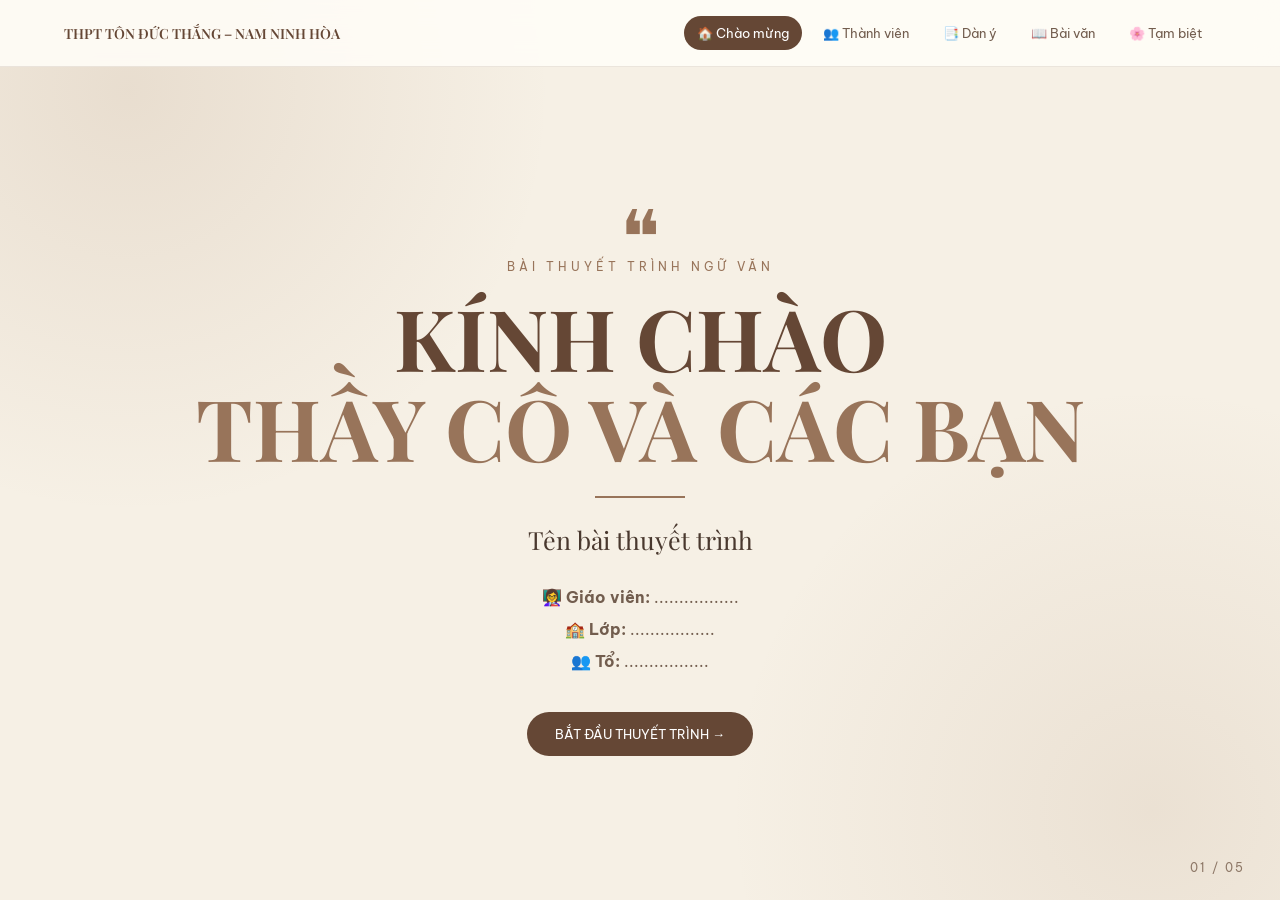
<file: index.html>
<!DOCTYPE html>
<html lang="vi">
<head>
    <meta charset="UTF-8">
    <meta name="viewport" content="width=device-width, initial-scale=1.0">

    <title>Thuyết trình Ngữ Văn</title>

    <link rel="stylesheet" href="style.css">
</head>

<body>

<header>
    <div class="logo">THPT TÔN ĐỨC THẮNG – NAM NINH HÒA</div>

    <nav>
        <a class="active" href="index.html">🏠 Chào mừng</a>
        <a href="thanhvien.html">👥 Thành viên</a>
        <a href="dany.html">📑 Dàn ý</a>
        <a href="baivan.html">📖 Bài văn</a>
        <a href="camon.html">🌸 Tạm biệt</a>
    </nav>
</header>


<main class="home">

    <div class="decoration">❝</div>

    <p class="label">BÀI THUYẾT TRÌNH NGỮ VĂN</p>

    <h1>
        KÍNH CHÀO<br>
        <span>THẦY CÔ VÀ CÁC BẠN</span>
    </h1>

    <div class="line"></div>

    <h2>Tên bài thuyết trình</h2>

    <div class="information">

        <p>👩‍🏫 <b>Giáo viên:</b> .................</p>

        <p>🏫 <b>Lớp:</b> .................</p>

        <p>👥 <b>Tổ:</b> .................</p>

    </div>

    <a href="thanhvien.html" class="main-button">
        BẮT ĐẦU THUYẾT TRÌNH →
    </a>

</main>

<div class="page-number">01 / 05</div>

<script src="script.js"></script>

</body>
</html>
</file>
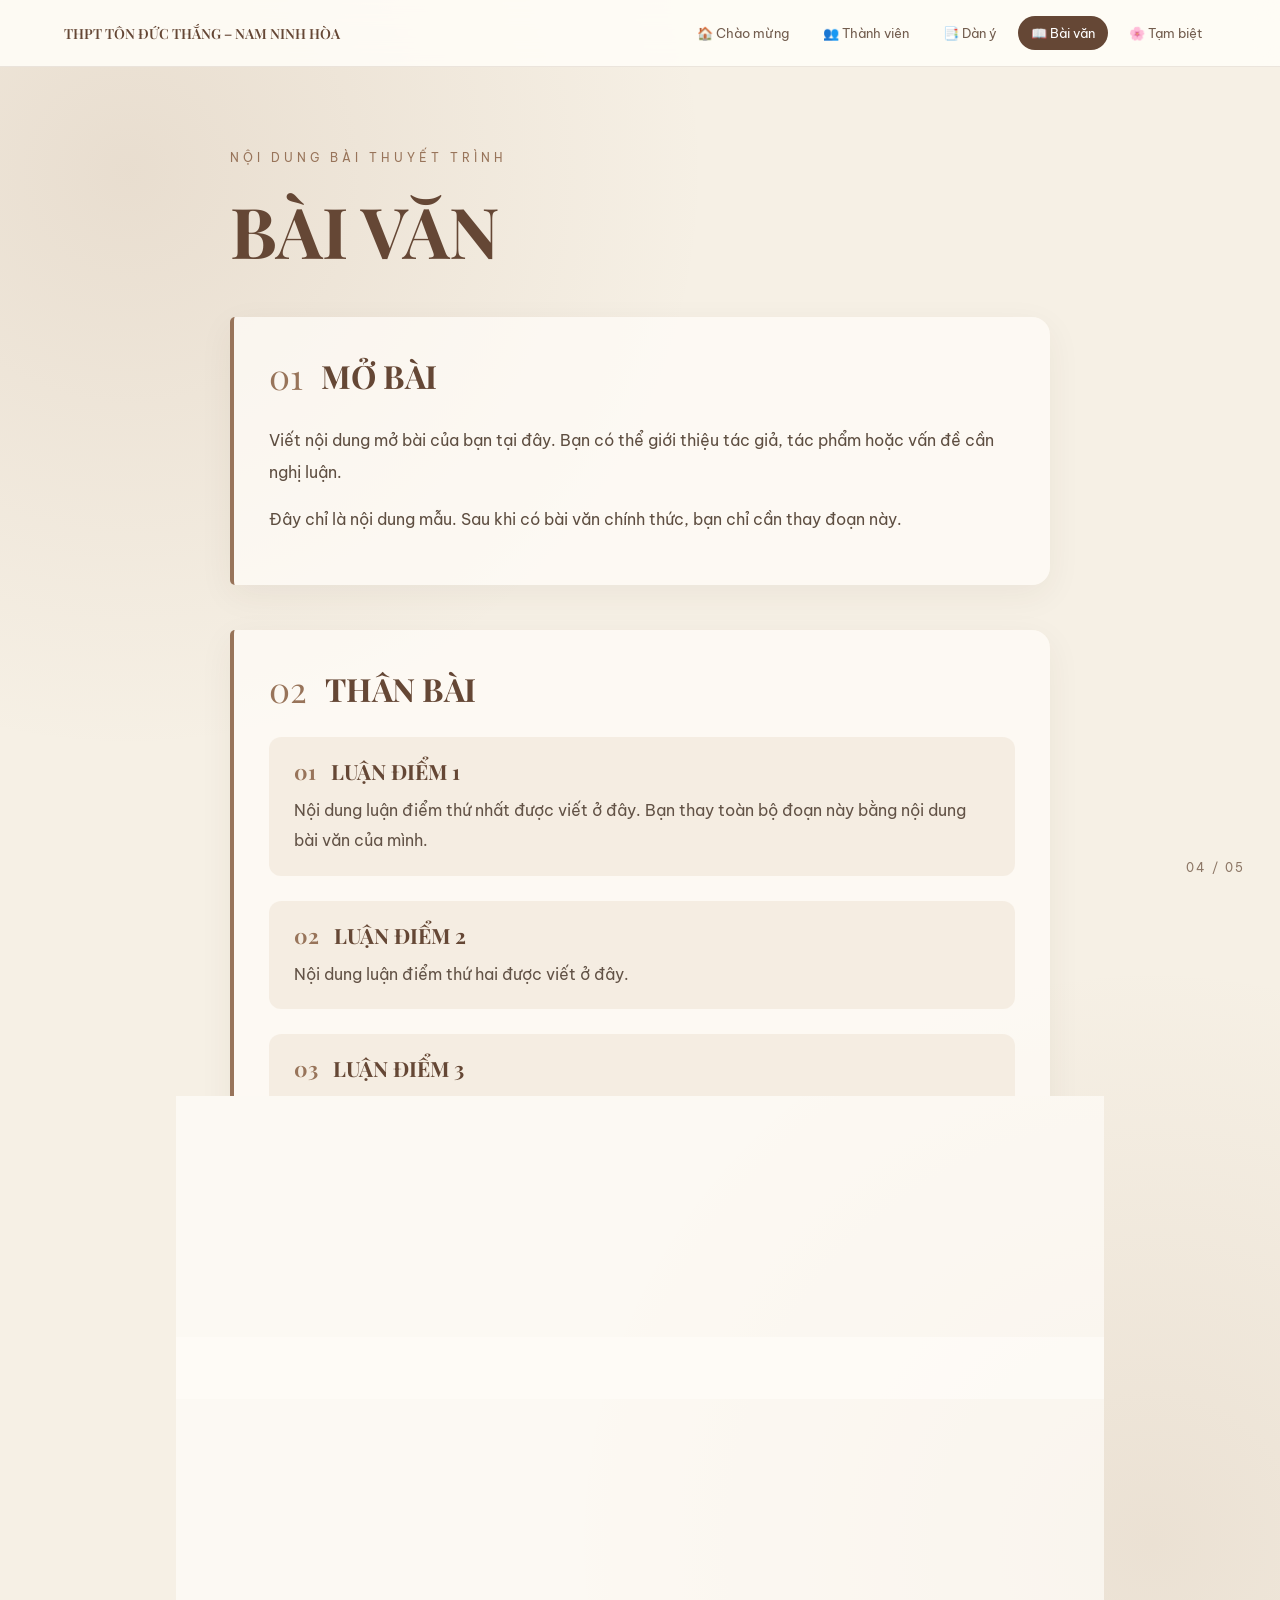
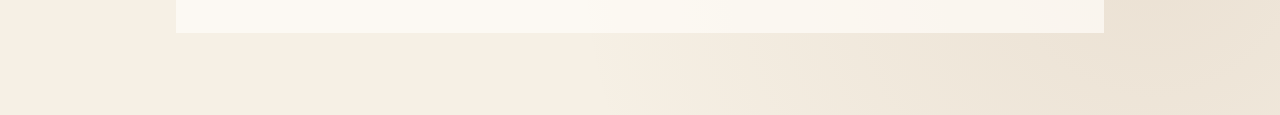
<file: baivan.html>
<!DOCTYPE html>
<html lang="vi">

<head>

    <meta charset="UTF-8">

    <meta name="viewport"
          content="width=device-width, initial-scale=1.0">

    <title>Bài văn</title>

    <link rel="stylesheet" href="style.css">

</head>


<body>

<header>

    <div class="logo">
        THPT TÔN ĐỨC THẮNG – NAM NINH HÒA
    </div>

    <nav>

        <a href="index.html">🏠 Chào mừng</a>

        <a href="thanhvien.html">👥 Thành viên</a>

        <a href="dany.html">📑 Dàn ý</a>

        <a class="active" href="baivan.html">
            📖 Bài văn
        </a>

        <a href="camon.html">🌸 Tạm biệt</a>

    </nav>

</header>


<main class="essay-page">

    <p class="label">NỘI DUNG BÀI THUYẾT TRÌNH</p>

    <h1>BÀI VĂN</h1>


    <!-- MỞ BÀI -->

    <section class="essay-section">

        <div class="section-title">

            <span>01</span>

            <h2>MỞ BÀI</h2>

        </div>

        <div class="essay-text">

            <p>
                Viết nội dung mở bài của bạn tại đây.
                Bạn có thể giới thiệu tác giả, tác phẩm
                hoặc vấn đề cần nghị luận.
            </p>

            <p>
                Đây chỉ là nội dung mẫu. Sau khi có bài văn
                chính thức, bạn chỉ cần thay đoạn này.
            </p>

        </div>

    </section>


    <!-- THÂN BÀI -->

    <section class="essay-section">

        <div class="section-title">

            <span>02</span>

            <h2>THÂN BÀI</h2>

        </div>


        <!-- LUẬN ĐIỂM 1 -->

        <div class="argument">

            <h3>
                <span>01</span>
                LUẬN ĐIỂM 1
            </h3>

            <p>
                Nội dung luận điểm thứ nhất được viết
                ở đây. Bạn thay toàn bộ đoạn này bằng
                nội dung bài văn của mình.
            </p>

        </div>


        <!-- LUẬN ĐIỂM 2 -->

        <div class="argument">

            <h3>
                <span>02</span>
                LUẬN ĐIỂM 2
            </h3>

            <p>
                Nội dung luận điểm thứ hai được viết
                ở đây.
            </p>

        </div>


        <!-- LUẬN ĐIỂM 3 -->

        <div class="argument">

            <h3>
                <span>03</span>
                LUẬN ĐIỂM 3
            </h3>

            <p>
                Nội dung luận điểm thứ ba được viết
                ở đây.
            </p>

        </div>


        <!-- LUẬN ĐIỂM 4 -->

        <div class="argument">

            <h3>
                <span>04</span>
                LUẬN ĐIỂM 4
            </h3>

            <p>
                Nội dung luận điểm thứ tư được viết
                ở đây.
            </p>

        </div>

    </section>


    <!-- KẾT BÀI -->

    <section class="essay-section">

        <div class="section-title">

            <span>03</span>

            <h2>KẾT BÀI</h2>

        </div>

        <div class="essay-text">

            <p>
                Viết phần kết bài tại đây.
                Khái quát lại vấn đề và nêu ý nghĩa
                của nội dung đã trình bày.
            </p>

        </div>

    </section>


</main>


<div class="page-number">04 / 05</div>

<script src="script.js"></script>

</body>
</html>
</file>
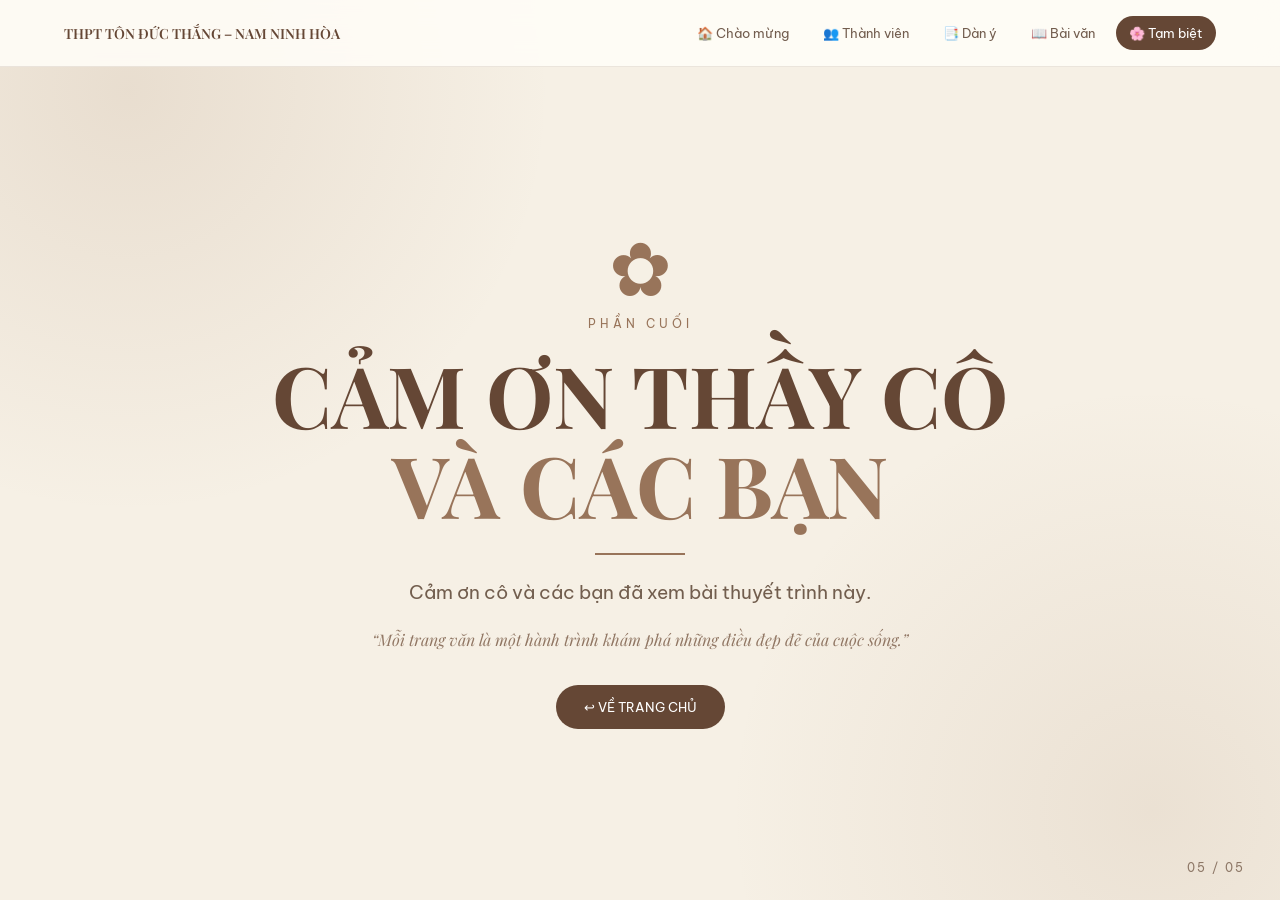
<file: camon.html>
<!DOCTYPE html>
<html lang="vi">

<head>

    <meta charset="UTF-8">

    <meta name="viewport"
          content="width=device-width, initial-scale=1.0">

    <title>Cảm ơn</title>

    <link rel="stylesheet" href="style.css">

</head>


<body>

<header>

    <div class="logo">
        THPT TÔN ĐỨC THẮNG – NAM NINH HÒA
    </div>

    <nav>

        <a href="index.html">🏠 Chào mừng</a>

        <a href="thanhvien.html">👥 Thành viên</a>

        <a href="dany.html">📑 Dàn ý</a>

        <a href="baivan.html">📖 Bài văn</a>

        <a class="active" href="camon.html">
            🌸 Tạm biệt
        </a>

    </nav>

</header>


<main class="goodbye">

    <div class="big-flower">✿</div>

    <p class="label">PHẦN CUỐI</p>

    <h1>
        CẢM ƠN THẦY CÔ<br>
        <span>VÀ CÁC BẠN</span>
    </h1>

    <div class="line"></div>

    <p class="goodbye-text">
        Cảm ơn cô và các bạn đã xem bài thuyết trình này.
    </p>

    <p class="quote">
        “Mỗi trang văn là một hành trình
        khám phá những điều đẹp đẽ của cuộc sống.”
    </p>

    <a href="index.html" class="main-button">
        ↩ VỀ TRANG CHỦ
    </a>

</main>


<div class="page-number">05 / 05</div>

<script src="script.js"></script>

</body>
</html>
</file>
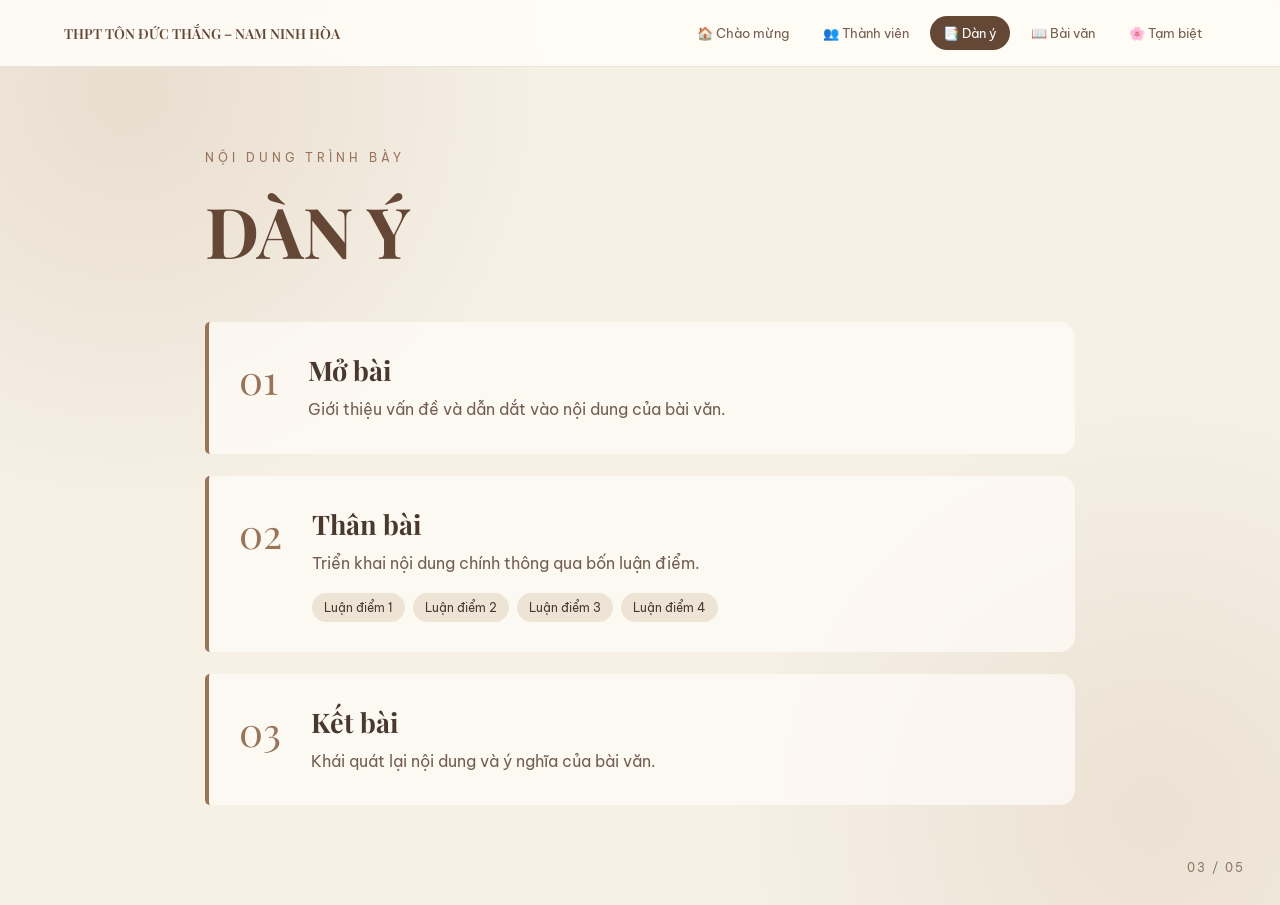
<file: dany.html>
<!DOCTYPE html>
<html lang="vi">

<head>

    <meta charset="UTF-8">

    <meta name="viewport"
          content="width=device-width, initial-scale=1.0">

    <title>Dàn ý</title>

    <link rel="stylesheet" href="style.css">

</head>


<body>

<header>

    <div class="logo">
        THPT TÔN ĐỨC THẮNG – NAM NINH HÒA
    </div>

    <nav>

        <a href="index.html">🏠 Chào mừng</a>

        <a href="thanhvien.html">👥 Thành viên</a>

        <a class="active" href="dany.html">
            📑 Dàn ý
        </a>

        <a href="baivan.html">📖 Bài văn</a>

        <a href="camon.html">🌸 Tạm biệt</a>

    </nav>

</header>


<main class="outline-page">

    <p class="label">NỘI DUNG TRÌNH BÀY</p>

    <h1>DÀN Ý</h1>


    <div class="outline">

        <div class="outline-item">

            <div class="outline-number">
                01
            </div>

            <div>
                <h2>Mở bài</h2>

                <p>
                    Giới thiệu vấn đề và dẫn dắt vào nội dung
                    của bài văn.
                </p>
            </div>

        </div>


        <div class="outline-item">

            <div class="outline-number">
                02
            </div>

            <div>

                <h2>Thân bài</h2>

                <p>
                    Triển khai nội dung chính thông qua
                    bốn luận điểm.
                </p>

                <div class="mini-list">

                    <span>Luận điểm 1</span>
                    <span>Luận điểm 2</span>
                    <span>Luận điểm 3</span>
                    <span>Luận điểm 4</span>

                </div>

            </div>

        </div>


        <div class="outline-item">

            <div class="outline-number">
                03
            </div>

            <div>

                <h2>Kết bài</h2>

                <p>
                    Khái quát lại nội dung và ý nghĩa
                    của bài văn.
                </p>

            </div>

        </div>

    </div>

</main>


<div class="page-number">03 / 05</div>

<script src="script.js"></script>

</body>
</html>
</file>
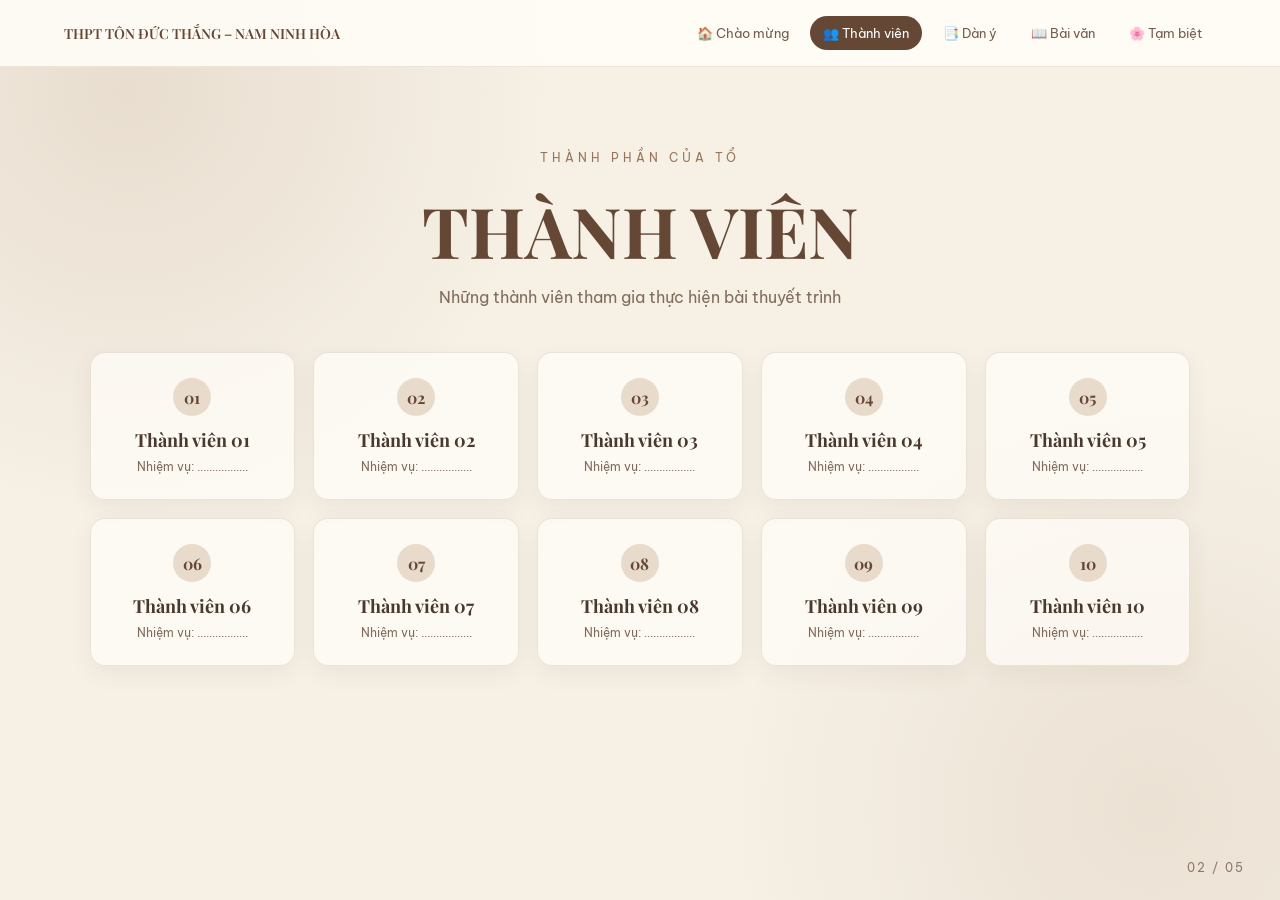
<file: thanhvien.html>
<!DOCTYPE html>
<html lang="vi">
<head>

    <meta charset="UTF-8">

    <meta name="viewport"
          content="width=device-width, initial-scale=1.0">

    <title>Thành viên tổ</title>

    <link rel="stylesheet" href="style.css">

</head>

<body>

<header>

    <div class="logo">
        THPT TÔN ĐỨC THẮNG – NAM NINH HÒA
    </div>

    <nav>

        <a href="index.html">🏠 Chào mừng</a>

        <a class="active"
           href="thanhvien.html">
           👥 Thành viên
        </a>

        <a href="dany.html">📑 Dàn ý</a>

        <a href="baivan.html">📖 Bài văn</a>

        <a href="camon.html">🌸 Tạm biệt</a>

    </nav>

</header>


<main class="members-page">

    <p class="label">THÀNH PHẦN CỦA TỔ</p>

    <h1>THÀNH VIÊN</h1>

    <p class="sub-title">
        Những thành viên tham gia thực hiện bài thuyết trình
    </p>


    <div class="member-grid">

        <div class="member-card">
            <span>01</span>
            <h3>Thành viên 01</h3>
            <p>Nhiệm vụ: .................</p>
        </div>

        <div class="member-card">
            <span>02</span>
            <h3>Thành viên 02</h3>
            <p>Nhiệm vụ: .................</p>
        </div>

        <div class="member-card">
            <span>03</span>
            <h3>Thành viên 03</h3>
            <p>Nhiệm vụ: .................</p>
        </div>

        <div class="member-card">
            <span>04</span>
            <h3>Thành viên 04</h3>
            <p>Nhiệm vụ: .................</p>
        </div>

        <div class="member-card">
            <span>05</span>
            <h3>Thành viên 05</h3>
            <p>Nhiệm vụ: .................</p>
        </div>

        <div class="member-card">
            <span>06</span>
            <h3>Thành viên 06</h3>
            <p>Nhiệm vụ: .................</p>
        </div>

        <div class="member-card">
            <span>07</span>
            <h3>Thành viên 07</h3>
            <p>Nhiệm vụ: .................</p>
        </div>

        <div class="member-card">
            <span>08</span>
            <h3>Thành viên 08</h3>
            <p>Nhiệm vụ: .................</p>
        </div>

        <div class="member-card">
            <span>09</span>
            <h3>Thành viên 09</h3>
            <p>Nhiệm vụ: .................</p>
        </div>

        <div class="member-card">
            <span>10</span>
            <h3>Thành viên 10</h3>
            <p>Nhiệm vụ: .................</p>
        </div>

    </div>

</main>

<div class="page-number">02 / 05</div>

<script src="script.js"></script>

</body>
</html>
</file>
<file: style.css>
@import url('https://fonts.googleapis.com/css2?family=Be+Vietnam+Pro:wght@300;400;500;600;700&family=Playfair+Display:wght@400;500;600;700&display=swap');


* {
    margin: 0;
    padding: 0;
    box-sizing: border-box;
}


:root {

    --brown: #654735;
    --light-brown: #98745a;
    --cream: #f6f0e5;
    --paper: #fffdf8;
    --text: #49382e;

}


html {
    scroll-behavior: smooth;
}


body {

    min-height: 100vh;

    font-family: 'Be Vietnam Pro', sans-serif;

    color: var(--text);

    background:

        radial-gradient(
            circle at 10% 10%,
            rgba(155, 116, 83, .15),
            transparent 30%
        ),

        radial-gradient(
            circle at 90% 90%,
            rgba(155, 116, 83, .12),
            transparent 30%
        ),

        var(--cream);

}


/* =========================
   THANH MENU
========================= */

header {

    position: fixed;

    top: 0;
    left: 0;

    width: 100%;

    z-index: 100;

    display: flex;

    align-items: center;

    justify-content: space-between;

    padding: 16px 5%;

    background: rgba(255, 253, 248, .88);

    backdrop-filter: blur(12px);

    border-bottom: 1px solid rgba(100, 70, 45, .12);

}


.logo {

    font-family: 'Playfair Display', serif;

    font-size: 14px;

    font-weight: 600;

    color: var(--brown);

}


nav {

    display: flex;

    gap: 8px;

}


nav a {

    text-decoration: none;

    color: #725d4e;

    padding: 9px 13px;

    border-radius: 20px;

    font-size: 13px;

    transition: .3s;

}


nav a:hover,
nav a.active {

    color: white;

    background: var(--brown);

}


/* =========================
   CHUNG
========================= */

main {

    min-height: 100vh;

    padding: 150px 7% 100px;

}


.label {

    font-size: 12px;

    letter-spacing: 4px;

    color: var(--light-brown);

    margin-bottom: 18px;

}


h1,
h2,
h3 {

    font-family: 'Playfair Display', serif;

}


.line {

    width: 90px;

    height: 2px;

    background: var(--light-brown);

    margin: 25px auto;

}


.page-number {

    position: fixed;

    right: 35px;

    bottom: 25px;

    font-size: 12px;

    letter-spacing: 2px;

    color: #8d7766;

}


/* =========================
   TRANG CHỦ
========================= */

.home {

    display: flex;

    flex-direction: column;

    align-items: center;

    justify-content: center;

    text-align: center;

}


.decoration {

    font-family: Georgia, serif;

    font-size: 75px;

    height: 65px;

    color: var(--light-brown);

    animation: float 3s ease-in-out infinite;

}


.home h1 {

    font-size: clamp(45px, 7vw, 85px);

    line-height: 1.05;

    color: var(--brown);

}


.home h1 span {

    color: var(--light-brown);

}


.home h2 {

    font-size: 25px;

    font-weight: 400;

}


.information {

    margin: 25px 0 35px;

    line-height: 2;

    color: #725d4e;

}


.main-button {

    display: inline-block;

    text-decoration: none;

    color: white;

    background: var(--brown);

    padding: 14px 28px;

    border-radius: 30px;

    font-size: 13px;

    transition: .3s;

}


.main-button:hover {

    transform: translateY(-4px);

    box-shadow: 0 10px 25px rgba(70, 45, 30, .2);

}


/* =========================
   THÀNH VIÊN
========================= */

.members-page {

    text-align: center;

}


.members-page h1 {

    font-size: clamp(45px, 6vw, 70px);

    color: var(--brown);

}


.sub-title {

    margin: 10px auto 45px;

    color: #806c5c;

}


.member-grid {

    max-width: 1150px;

    margin: auto;

    display: grid;

    grid-template-columns: repeat(5, 1fr);

    gap: 18px;

}


.member-card {

    position: relative;

    padding: 25px 15px;

    min-height: 145px;

    background: rgba(255, 253, 248, .72);

    border: 1px solid rgba(100, 70, 45, .12);

    border-radius: 15px;

    box-shadow: 0 8px 25px rgba(80, 55, 35, .06);

    transition: .35s;

}


.member-card:hover {

    transform: translateY(-8px);

    background: white;

    box-shadow: 0 15px 35px rgba(80, 55, 35, .13);

}


.member-card span {

    display: inline-flex;

    align-items: center;

    justify-content: center;

    width: 38px;

    height: 38px;

    border-radius: 50%;

    background: #e8dbcb;

    color: var(--brown);

    font-family: 'Playfair Display', serif;

    font-weight: bold;

}


.member-card h3 {

    margin: 12px 0 7px;

    font-size: 18px;

}


.member-card p {

    font-size: 12px;

    color: #806c5c;

}


/* =========================
   DÀN Ý
========================= */

.outline-page {

    max-width: 1050px;

    margin: auto;

}


.outline-page h1 {

    font-size: clamp(45px, 6vw, 70px);

    color: var(--brown);

    margin-bottom: 45px;

}


.outline {

    display: flex;

    flex-direction: column;

    gap: 22px;

}


.outline-item {

    display: flex;

    gap: 30px;

    align-items: flex-start;

    padding: 30px;

    background: rgba(255, 253, 248, .7);

    border-left: 4px solid var(--light-brown);

    border-radius: 5px 15px 15px 5px;

    transition: .35s;

}


.outline-item:hover {

    transform: translateX(8px);

    background: white;

}


.outline-number {

    font-family: 'Playfair Display', serif;

    font-size: 40px;

    color: var(--light-brown);

}


.outline-item h2 {

    font-size: 27px;

    margin-bottom: 7px;

}


.outline-item p {

    line-height: 1.8;

    color: #725f50;

}


.mini-list {

    display: flex;

    flex-wrap: wrap;

    gap: 8px;

    margin-top: 15px;

}


.mini-list span {

    padding: 7px 12px;

    background: #eee4d6;

    border-radius: 20px;

    font-size: 12px;

}


/* =========================
   BÀI VĂN
========================= */

.essay-page {

    max-width: 1000px;

    margin: auto;

}


.essay-page > h1 {

    font-size: clamp(45px, 6vw, 70px);

    color: var(--brown);

    margin-bottom: 40px;

}


.essay-section {

    margin-bottom: 45px;

    padding: 35px;

    background: rgba(255, 253, 248, .72);

    border-radius: 5px 18px 18px 5px;

    border-left: 4px solid var(--light-brown);

    box-shadow: 0 10px 35px rgba(70, 45, 30, .06);

}


.section-title {

    display: flex;

    align-items: center;

    gap: 18px;

    margin-bottom: 25px;

}


.section-title span {

    font-family: 'Playfair Display', serif;

    font-size: 35px;

    color: var(--light-brown);

}


.section-title h2 {

    font-size: 32px;

    color: var(--brown);

}


.essay-text {

    line-height: 2;

    color: #5e4e41;

}


.essay-text p {

    margin-bottom: 15px;

}


.argument {

    margin: 25px 0;

    padding: 20px 25px;

    background: rgba(238, 228, 214, .55);

    border-radius: 12px;

}


.argument h3 {

    color: var(--brown);

    margin-bottom: 10px;

    font-size: 21px;

}


.argument h3 span {

    color: var(--light-brown);

    margin-right: 10px;

}


.argument p {

    line-height: 1.9;

    color: #625246;

}


/* =========================
   TRANG CẢM ƠN
========================= */

.goodbye {

    display: flex;

    flex-direction: column;

    justify-content: center;

    align-items: center;

    text-align: center;

}


.big-flower {

    font-size: 75px;

    color: var(--light-brown);

    animation: float 3s ease-in-out infinite;

}


.goodbye h1 {

    font-size: clamp(45px, 7vw, 85px);

    line-height: 1.05;

    color: var(--brown);

}


.goodbye h1 span {

    color: var(--light-brown);

}


.goodbye-text {

    font-size: 19px;

    color: #725e4e;

    margin-bottom: 25px;

}


.quote {

    max-width: 600px;

    font-family: 'Playfair Display', serif;

    font-style: italic;

    color: #917764;

    margin-bottom: 35px;

}


/* =========================
   HIỆU ỨNG
========================= */

.home > *,
.members-page > *,
.outline-page > *,
.essay-page > *,
.goodbye > * {

    animation: appear .8s ease both;

}


@keyframes appear {

    from {

        opacity: 0;

        transform: translateY(25px);

    }

    to {

        opacity: 1;

        transform: translateY(0);

    }

}


@keyframes float {

    0%, 100% {

        transform: translateY(0);

    }

    50% {

        transform: translateY(-10px);

    }

}


/* =========================
   ĐIỆN THOẠI
========================= */

@media (max-width: 900px) {

    header {

        flex-direction: column;

        gap: 10px;

    }


    nav {

        flex-wrap: wrap;

        justify-content: center;

    }


    main {

        padding-top: 180px;

    }


    .member-grid {

        grid-template-columns: repeat(2, 1fr);

    }

}


@media (max-width: 600px) {

    .logo {

        font-size: 11px;

        text-align: center;

    }


    nav a {

        font-size: 11px;

        padding: 7px 9px;

    }


    main {

        padding: 180px 20px 80px;

    }


    .member-grid {

        grid-template-columns: repeat(2, 1fr);

        gap: 10px;

    }


    .member-card {

        min-height: 130px;

        padding: 18px 8px;

    }


    .member-card h3 {

        font-size: 15px;

    }


    .outline-item {

        padding: 22px;

        gap: 15px;

    }


    .outline-number {

        font-size: 30px;

    }


    .essay-section {

        padding: 22px;

    }


    .section-title h2 {

        font-size: 25px;

    }


    .essay-text,
    .argument p {

        font-size: 14px;

    }

}
</file>
